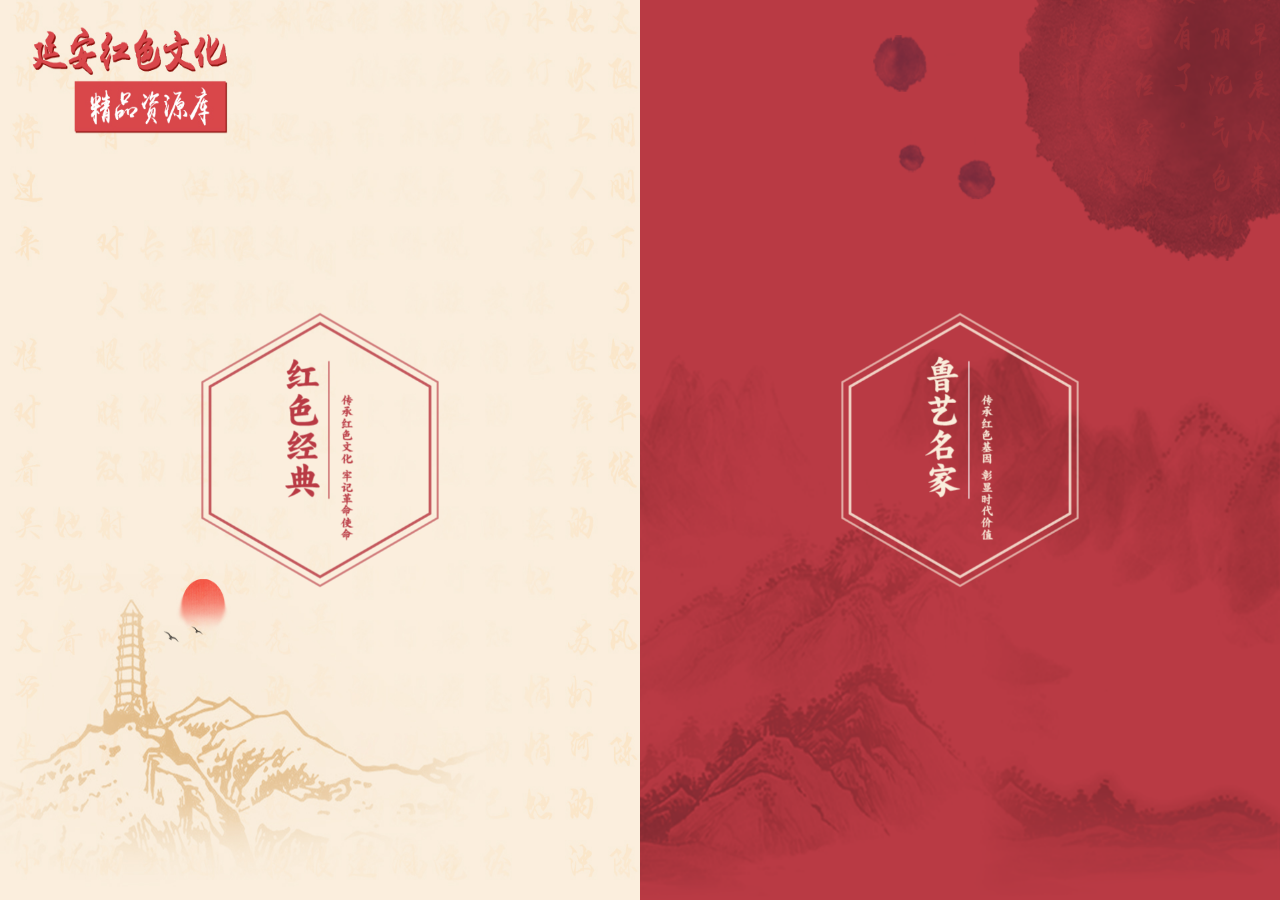
<file: red culture-pc-xj/index.html>
<!DOCTYPE html>
<!--[if lt IE 7]>      <html class="no-js lt-ie9 lt-ie8 lt-ie7"> <![endif]-->
<!--[if IE 7]>         <html class="no-js lt-ie9 lt-ie8"> <![endif]-->
<!--[if IE 8]>         <html class="no-js lt-ie9"> <![endif]-->
<!--[if gt IE 8]><!--> <html class="no-js"> <!--<![endif]-->
    <head>
        <meta charset="utf-8">
        <meta http-equiv="X-UA-Compatible" content="IE=edge">
        <title>首页</title>
        <meta name="description" content="红色文化">
        <meta name="viewport" content="width=device-width,initial-scale=1.0,maximum-scale=1.0,minimum-scale=1.0,user-scalable=no">
        <meta name="viewport" content="width=1200">
        <link rel="stylesheet" href="css/base.css">
        <link rel="stylesheet" href="css/normalize.css">
        <link rel="stylesheet" href="css/uikit.min.css">
        <link rel="stylesheet" href="css/index.css">
        <script src="js/jquery-2.1.4.min.js"></script>
        <script src="js/uikit.min.js"></script>
        <script src="js/public.js"></script>
   

    </head>
    <body>
        <!--[if lt IE 7]>
            <p class="browsehappy">You are using an <strong>outdated</strong> browser. Please <a href="#">upgrade your browser</a> to improve your experience.</p>
        <![endif]-->
        <div class="indexwrap ">
            <div class="indexLeft">
                <div class="linkBox">
                    <a href="classics.html">
                        <div class="flip-container">
                            <div class="flipper">
                                <img src="img/classic.png" class="front">
                                <img src="img/classic.png" class="back">
                                
                            </div>
                        </div>
                        <!-- <img src="img/classics.png" class="classics"> -->
                    </a>
                </div>
            </div>
            <div class="indexRight">
                <div class="linkBox">
                    <a href="celebrity.html">
                        <div class="flip-container">
                            <div class="flipper">
                                <img src="img/celebrity.png" class="front">
                                <img src="img/celebrity.png" class="back">
                                
                            </div>
                        </div>
                        <!-- <img src="img/celebrities.png" class="celebrities"> -->
                    </a>
                </div>
            </div>
        </div>
        <script src="" async defer></script>
    </body>
</html>
</file>
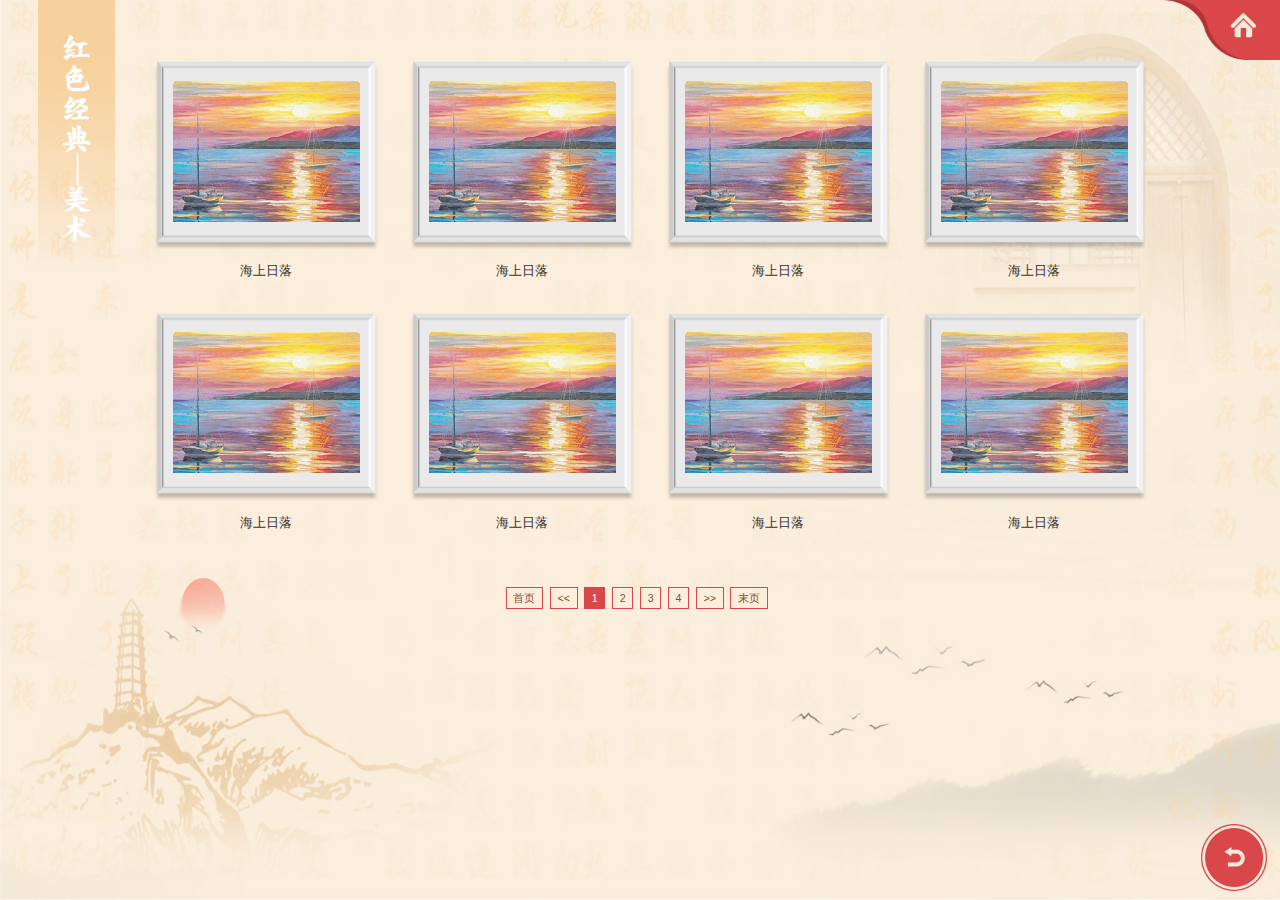
<file: red culture-pc-xj/art.html>
<!DOCTYPE html>
<!--[if lt IE 7]>      <html class="no-js lt-ie9 lt-ie8 lt-ie7"> <![endif]-->
<!--[if IE 7]>         <html class="no-js lt-ie9 lt-ie8"> <![endif]-->
<!--[if IE 8]>         <html class="no-js lt-ie9"> <![endif]-->
<!--[if gt IE 8]><!--> <html class="no-js"> <!--<![endif]-->
    <head>
        <meta charset="utf-8">
        <meta http-equiv="X-UA-Compatible" content="IE=edge">
        <title>经典-美术</title>
        <meta name="description" content="红色文化">
        <meta name="viewport" content="width=device-width,initial-scale=1.0,maximum-scale=1.0,minimum-scale=1.0,user-scalable=no">
        <meta name="viewport" content="width=1200">
        <link rel="stylesheet" href="css/base.css">
        <link rel="stylesheet" href="css/normalize.css">
        <link rel="stylesheet" href="css/uikit.min.css">
        <link rel="stylesheet" href="css/inside.css">
        <link rel="stylesheet" href="css/viewer.min.css">
        <script src="js/jquery-2.1.4.min.js"></script>
        <script src="js/uikit.min.js"></script>
        <script src="js/viewer.min.js"></script>
        <script src="js/public.js"></script>
   

    </head>
    <body>
        <!--[if lt IE 7]>
            <p class="browsehappy">You are using an <strong>outdated</strong> browser. Please <a href="#">upgrade your browser</a> to improve your experience.</p>
        <![endif]-->
        <div class="insideWrap  uk-animation-slide-top">
            <!-- 主页和返回按钮位置 -->
            <a href="index.html" class="home"><img src="img/home.png"></a>
            <a href="index.html" class="goBack"><img src="img/goback.png"></a>
            <!-- 标题 -->
            <img src="img/meishu.png" class="commonTitle">
            <div class="paintingList clearfix">
                <a  class="paintingItem">
                    <span><img src="img/sunset.jpg" data-original="img/sunset.jpg" alt="海上日落"></span>
                    <p class="name">海上日落</p>
                </a>
                <a class="paintingItem">
                    <span><img src="img/sunset.jpg" data-original="img/sunset.jpg"></span>
                    <p class="name">海上日落</p>
                </a>
                <a class="paintingItem">
                    <span><img src="img/sunset.jpg" data-original="img/sunset.jpg"></span>
                    <p class="name">海上日落</p>
                </a>
                <a  class="paintingItem">
                    <span><img src="img/sunset.jpg" data-original="img/sunset.jpg"></span>
                    <p class="name">海上日落</p>
                </a>
                <a  class="paintingItem">
                    <span><img src="img/sunset.jpg" data-original="img/sunset.jpg"></span>
                    <p class="name">海上日落</p>
                </a>
                <a class="paintingItem">
                    <span><img src="img/sunset.jpg" data-original="img/sunset.jpg"></span>
                    <p class="name">海上日落</p>
                </a>
                <a  class="paintingItem">
                    <span><img src="img/sunset.jpg" data-original="img/sunset.jpg"></span>
                    <p class="name">海上日落</p>
                </a>
                <a  class="paintingItem">
                    <span><img src="img/sunset.jpg" data-original="img/sunset.jpg"></span>
                    <p class="name">海上日落</p>
                </a>
            </div>
             <!-- 分页 -->
             <div class="pagesBox">

                <ul id="pagenation" class="pages_list"></ul>
            </div>
        </div>
        <script src="js/jq-paginator.js" ></script>
        <script>
             //分页
        $.jqPaginator('#pagenation', {
            totalPages: 10,
            visiblePages: 4,
            currentPage: 1,
            first: '<li class="prev"><a href="javascript:;">首页</a></li>',
            prev: '<li class="prev"><a href="javascript:;"><<</a></li>',
            next: '<li class="next"><a href="javascript:;">>></a></li>',
            last: '<li class="prev"><a href="javascript:;">末页</a></li>',
            page: '<li class="page"><a href="javascript:;">{{page}}</a></li>'
        });
        $('.paintingList').viewer({
            url: "data-original"
        });
        </script>
    </body>
</html>
</file>
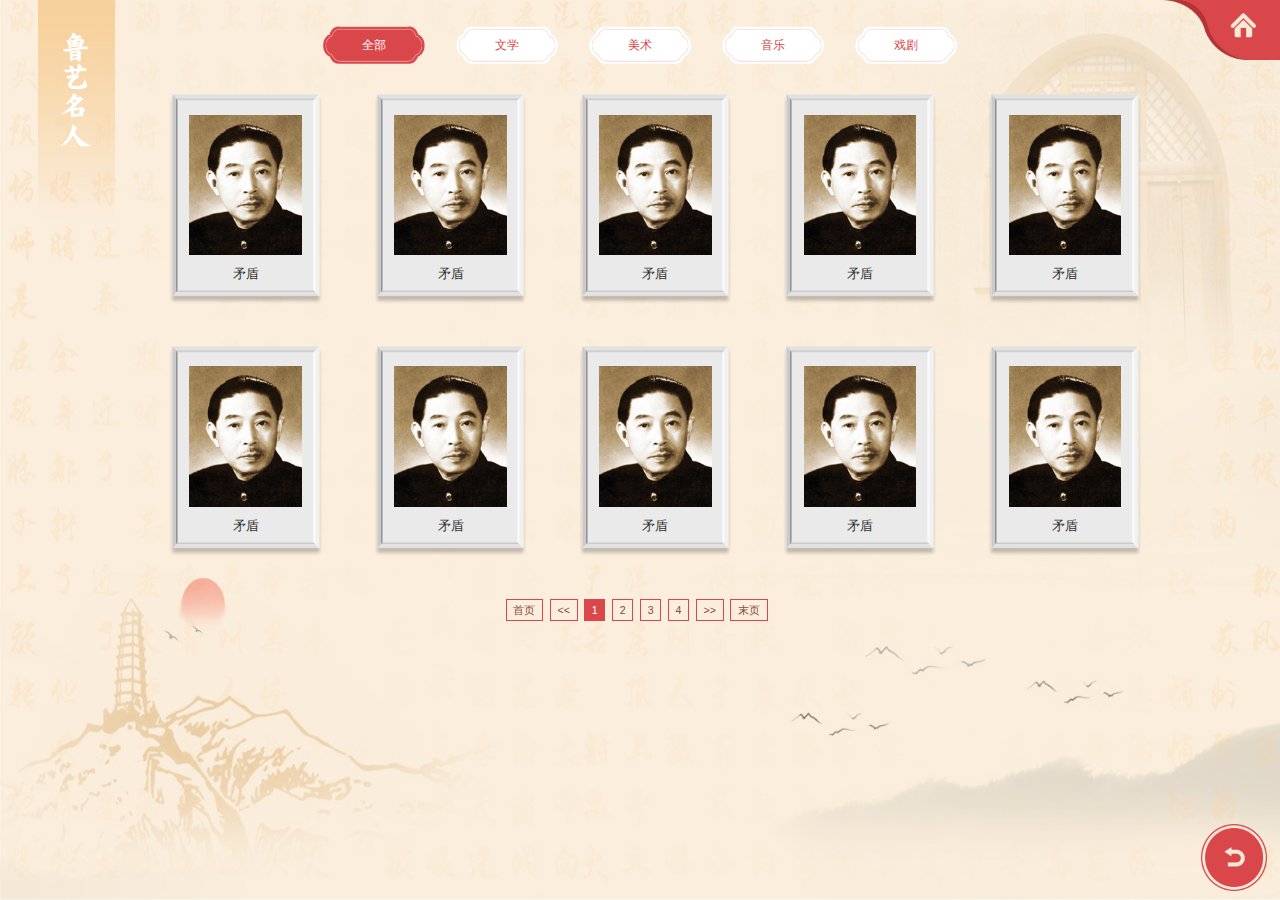
<file: red culture-pc-xj/celebrity.html>
<!DOCTYPE html>
<!--[if lt IE 7]>      <html class="no-js lt-ie9 lt-ie8 lt-ie7"> <![endif]-->
<!--[if IE 7]>         <html class="no-js lt-ie9 lt-ie8"> <![endif]-->
<!--[if IE 8]>         <html class="no-js lt-ie9"> <![endif]-->
<!--[if gt IE 8]><!--> <html class="no-js"> <!--<![endif]-->
    <head>
        <meta charset="utf-8">
        <meta http-equiv="X-UA-Compatible" content="IE=edge">
        <title>经典-名人</title>
        <meta name="description" content="红色文化">
        <meta name="viewport" content="width=device-width,initial-scale=1.0,maximum-scale=1.0,minimum-scale=1.0,user-scalable=no">
        <meta name="viewport" content="width=1200">
        <link rel="stylesheet" href="css/base.css">
        <link rel="stylesheet" href="css/normalize.css">
        <link rel="stylesheet" href="css/uikit.min.css">
        <link rel="stylesheet" href="css/inside.css">
        <link rel="stylesheet" href="css/viewer.min.css">
        <script src="js/jquery-2.1.4.min.js"></script>
        <script src="js/uikit.min.js"></script>
        <script src="js/viewer.min.js"></script>
        <script src="js/public.js"></script>
   

    </head>
    <body>
        <!--[if lt IE 7]>
            <p class="browsehappy">You are using an <strong>outdated</strong> browser. Please <a href="#">upgrade your browser</a> to improve your experience.</p>
        <![endif]-->
        <div class="insideWrap  uk-animation-slide-top">
            <!-- 主页和返回按钮位置 -->
            <a href="index.html" class="home"><img src="img/home.png"></a>
            <a href="index.html" class="goBack"><img src="img/goback.png"></a>
            <!-- 标题 -->
            <img src="img/mingren.png" class="commonTitle">
            <div class="sortBox">
                <span class="on">全部</span><span>文学</span><span>美术</span><span>音乐</span><span>戏剧</span>
            </div>
            <div class="celebritiesList clearfix">
                <a href="">
                    <img src="img/maodun.png" >
                    <p class="name">矛盾</p>
                </a>
                <a href="">
                    <img src="img/maodun.png" >
                    <p class="name">矛盾</p>
                </a>
                <a href="">
                    <img src="img/maodun.png" >
                    <p class="name">矛盾</p>
                </a>
                <a href="">
                    <img src="img/maodun.png" >
                    <p class="name">矛盾</p>
                </a>
                <a href="">
                    <img src="img/maodun.png" >
                    <p class="name">矛盾</p>
                </a>
                <a href="">
                    <img src="img/maodun.png" >
                    <p class="name">矛盾</p>
                </a>
                <a href="">
                    <img src="img/maodun.png" >
                    <p class="name">矛盾</p>
                </a>
                <a href="">
                    <img src="img/maodun.png" >
                    <p class="name">矛盾</p>
                </a>
                <a href="">
                    <img src="img/maodun.png" >
                    <p class="name">矛盾</p>
                </a>
                <a href="">
                    <img src="img/maodun.png" >
                    <p class="name">矛盾</p>
                </a>
            </div>
             <!-- 分页 -->
             <div class="pagesBox">

                <ul id="pagenation" class="pages_list"></ul>
            </div>
        </div>
        <script src="js/jq-paginator.js" ></script>
        <script>
             //分页
        $.jqPaginator('#pagenation', {
            totalPages: 10,
            visiblePages: 4,
            currentPage: 1,
            first: '<li class="prev"><a href="javascript:;">首页</a></li>',
            prev: '<li class="prev"><a href="javascript:;"><<</a></li>',
            next: '<li class="next"><a href="javascript:;">>></a></li>',
            last: '<li class="prev"><a href="javascript:;">末页</a></li>',
            page: '<li class="page"><a href="javascript:;">{{page}}</a></li>'
        });
        $('.paintingList').viewer({
            url: "data-original"
        });
        $(".sortBox span").click(function(){
            $(this).siblings().removeClass("on")
            $(this).addClass("on")
        })
        </script>
    </body>
</html>
</file>
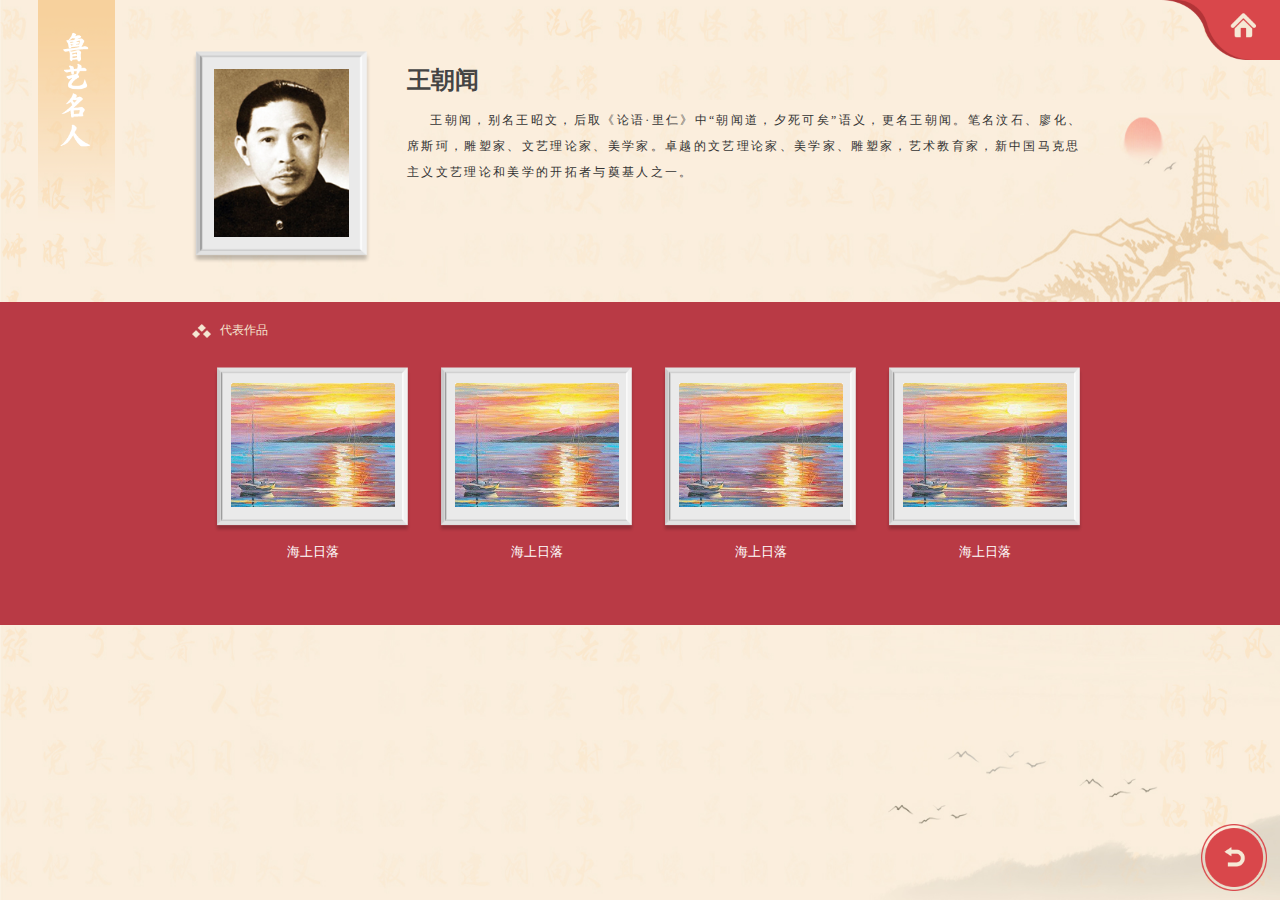
<file: red culture-pc-xj/celebrityArt.html>
<!DOCTYPE html>
<!--[if lt IE 7]>      <html class="no-js lt-ie9 lt-ie8 lt-ie7"> <![endif]-->
<!--[if IE 7]>         <html class="no-js lt-ie9 lt-ie8"> <![endif]-->
<!--[if IE 8]>         <html class="no-js lt-ie9"> <![endif]-->
<!--[if gt IE 8]><!--> <html class="no-js"> <!--<![endif]-->
    <head>
        <meta charset="utf-8">
        <meta http-equiv="X-UA-Compatible" content="IE=edge">
        <title>经典-美术名人详情</title>
        <meta name="description" content="红色文化">
        <meta name="viewport" content="width=device-width,initial-scale=1.0,maximum-scale=1.0,minimum-scale=1.0,user-scalable=no">
        <meta name="viewport" content="width=1200">
        <link rel="stylesheet" href="css/base.css">
        <link rel="stylesheet" href="css/normalize.css">
        <link rel="stylesheet" href="css/uikit.min.css">
        <link rel="stylesheet" href="css/inside.css">
        <link rel="stylesheet" href="css/viewer.min.css">
        <script src="js/jquery-2.1.4.min.js"></script>
        <script src="js/uikit.min.js"></script>
        <script src="js/viewer.min.js"></script>
        <script src="js/public.js"></script>
   

    </head>
    <body>
        <!--[if lt IE 7]>
            <p class="browsehappy">You are using an <strong>outdated</strong> browser. Please <a href="#">upgrade your browser</a> to improve your experience.</p>
        <![endif]-->
        <div class="insideWrap celebritiesWrap  uk-animation-slide-top">
            <!-- 主页和返回按钮位置 -->
            <a href="index.html" class="home"><img src="img/home.png"></a>
            <a href="index.html" class="goBack"><img src="img/goback.png"></a>
            <!-- 标题 -->
            <img src="img/mingren.png" class="commonTitle">
            <div class="celebritiesDetailsContent">
                <div class="brief clearfix">
                    <span class="left avator">
                        <img src="img/maodun.png" >
                    </span>
                    <div class="right content">
                        <h2 class="name">王朝闻</h2>
                        <p class="">
                            王朝闻，别名王昭文，后取《论语·里仁》中“朝闻道，夕死可矣”语义，更名王朝闻。笔名汶石、廖化、席斯珂，雕塑家、文艺理论家、美学家。卓越的文艺理论家、美学家、雕塑家，艺术教育家，新中国马克思主义文艺理论和美学的开拓者与奠基人之一。
                        </p>
                    </div>
                </div>
                <div class="works">
                    <div class="workDetails">
                        <p class="worksTitle"><img src="img/worksTitle.png">代表作品</p>
                        <div class="details clearfix">
                            <a  class="paintingItem">
                                <span><img src="img/sunset.jpg" data-original="img/sunset.jpg"></span>
                                <p class="name">海上日落</p>
                            </a>
                            <a  class="paintingItem">
                                <span><img src="img/sunset.jpg" data-original="img/sunset.jpg"></span>
                                <p class="name">海上日落</p>
                            </a>
                            <a  class="paintingItem">
                                <span><img src="img/sunset.jpg" data-original="img/sunset.jpg"></span>
                                <p class="name">海上日落</p>
                            </a>
                            <a  class="paintingItem">
                                <span><img src="img/sunset.jpg" data-original="img/sunset.jpg"></span>
                                <p class="name">海上日落</p>
                            </a>
                            
                        </div>
                    </div>
                </div>
            </div>
        </div>
       
        <script>
            $('.details').viewer({
            url: "data-original"
        });
        </script>
    </body>
</html>
</file>
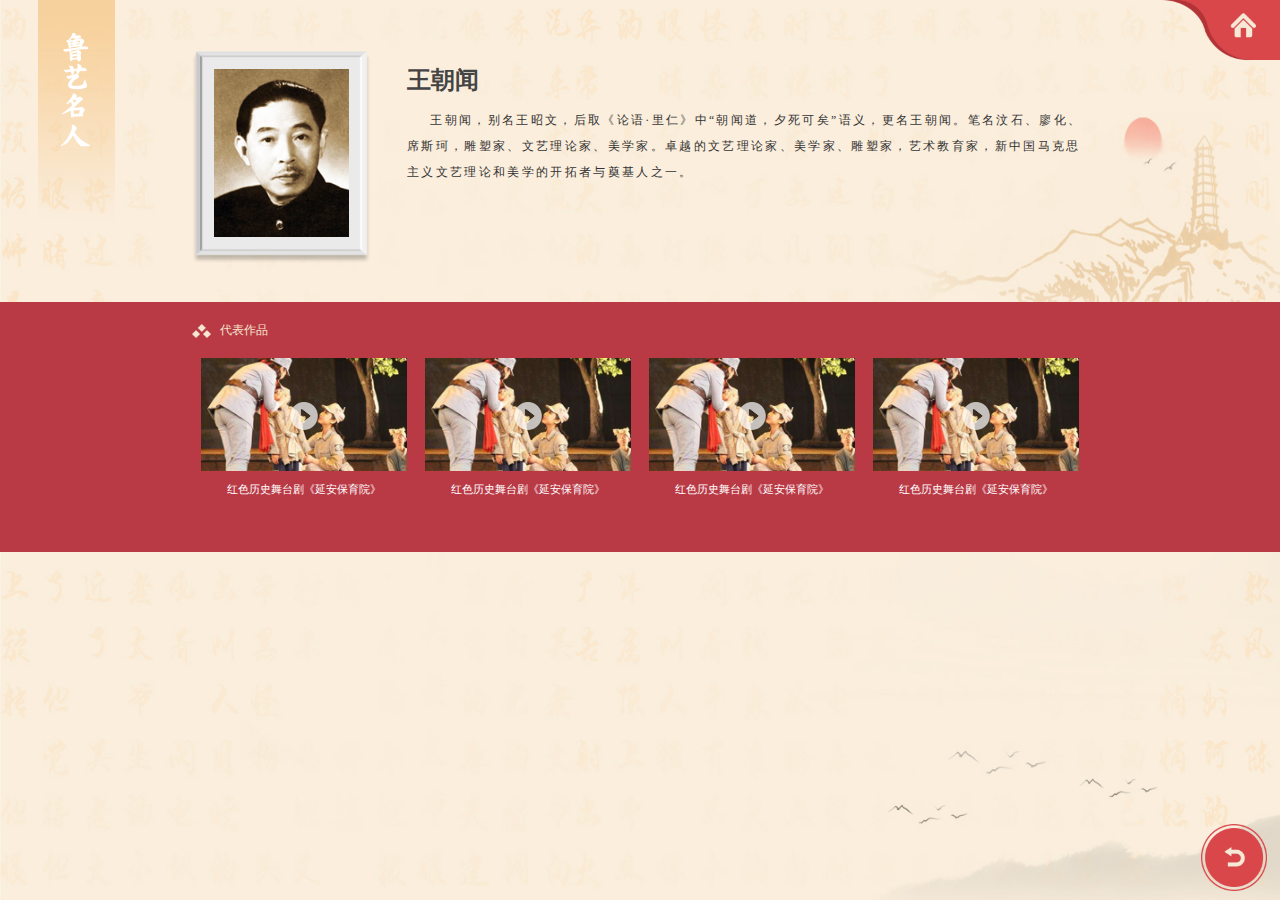
<file: red culture-pc-xj/celebrityDrama.html>
<!DOCTYPE html>
<!--[if lt IE 7]>      <html class="no-js lt-ie9 lt-ie8 lt-ie7"> <![endif]-->
<!--[if IE 7]>         <html class="no-js lt-ie9 lt-ie8"> <![endif]-->
<!--[if IE 8]>         <html class="no-js lt-ie9"> <![endif]-->
<!--[if gt IE 8]><!--> <html class="no-js"> <!--<![endif]-->
    <head>
        <meta charset="utf-8">
        <meta http-equiv="X-UA-Compatible" content="IE=edge">
        <title>经典-美术名人详情</title>
        <meta name="description" content="红色文化">
        <meta name="viewport" content="width=device-width,initial-scale=1.0,maximum-scale=1.0,minimum-scale=1.0,user-scalable=no">
        <meta name="viewport" content="width=1200">
        <link rel="stylesheet" href="css/base.css">
        <link rel="stylesheet" href="css/normalize.css">
        <link rel="stylesheet" href="css/uikit.min.css">
        <link rel="stylesheet" href="css/inside.css">
        <link rel="stylesheet" href="css/viewer.min.css">
        <script src="js/jquery-2.1.4.min.js"></script>
        <script src="js/uikit.min.js"></script>
        <script src="js/viewer.min.js"></script>
        <script src="js/public.js"></script>
   

    </head>
    <body>
        <!--[if lt IE 7]>
            <p class="browsehappy">You are using an <strong>outdated</strong> browser. Please <a href="#">upgrade your browser</a> to improve your experience.</p>
        <![endif]-->
        <div class="insideWrap celebritiesWrap  uk-animation-slide-top">
            <!-- 主页和返回按钮位置 -->
            <a href="index.html" class="home"><img src="img/home.png"></a>
            <a href="index.html" class="goBack"><img src="img/goback.png"></a>
            <!-- 标题 -->
            <img src="img/mingren.png" class="commonTitle">
            <div class="celebritiesDetailsContent">
                <div class="brief clearfix">
                    <span class="left avator">
                        <img src="img/maodun.png" >
                    </span>
                    <div class="right content">
                        <h2 class="name">王朝闻</h2>
                        <p class="">
                            王朝闻，别名王昭文，后取《论语·里仁》中“朝闻道，夕死可矣”语义，更名王朝闻。笔名汶石、廖化、席斯珂，雕塑家、文艺理论家、美学家。卓越的文艺理论家、美学家、雕塑家，艺术教育家，新中国马克思主义文艺理论和美学的开拓者与奠基人之一。
                        </p>
                    </div>
                </div>
                <div class="works">
                    <div class="workDetails">
                        <p class="worksTitle"><img src="img/worksTitle.png">代表作品</p>
                        <div class="details  clearfix">
                            <a href="dramaDetails.html" class="works-dramaItem">
                                <span><img src="img/video.png" class="poster"><img src="img/play.png" class="play"></span>
                                <p class="name">红色历史舞台剧《延安保育院》</p>
                            </a>
                            <a href="dramaDetails.html" class="works-dramaItem">
                                <span><img src="img/video.png" class="poster"><img src="img/play.png" class="play"></span>
                                <p class="name">红色历史舞台剧《延安保育院》</p>
                            </a>
                            <a href="dramaDetails.html" class="works-dramaItem">
                                <span><img src="img/video.png" class="poster"><img src="img/play.png" class="play"></span>
                                <p class="name">红色历史舞台剧《延安保育院》</p>
                            </a>
                            <a href="dramaDetails.html" class="works-dramaItem">
                                <span><img src="img/video.png" class="poster"><img src="img/play.png" class="play"></span>
                                <p class="name">红色历史舞台剧《延安保育院》</p>
                            </a>
                        </div>
                    </div>
                </div>
            </div>
        </div>
       
       
    </body>
</html>
</file>
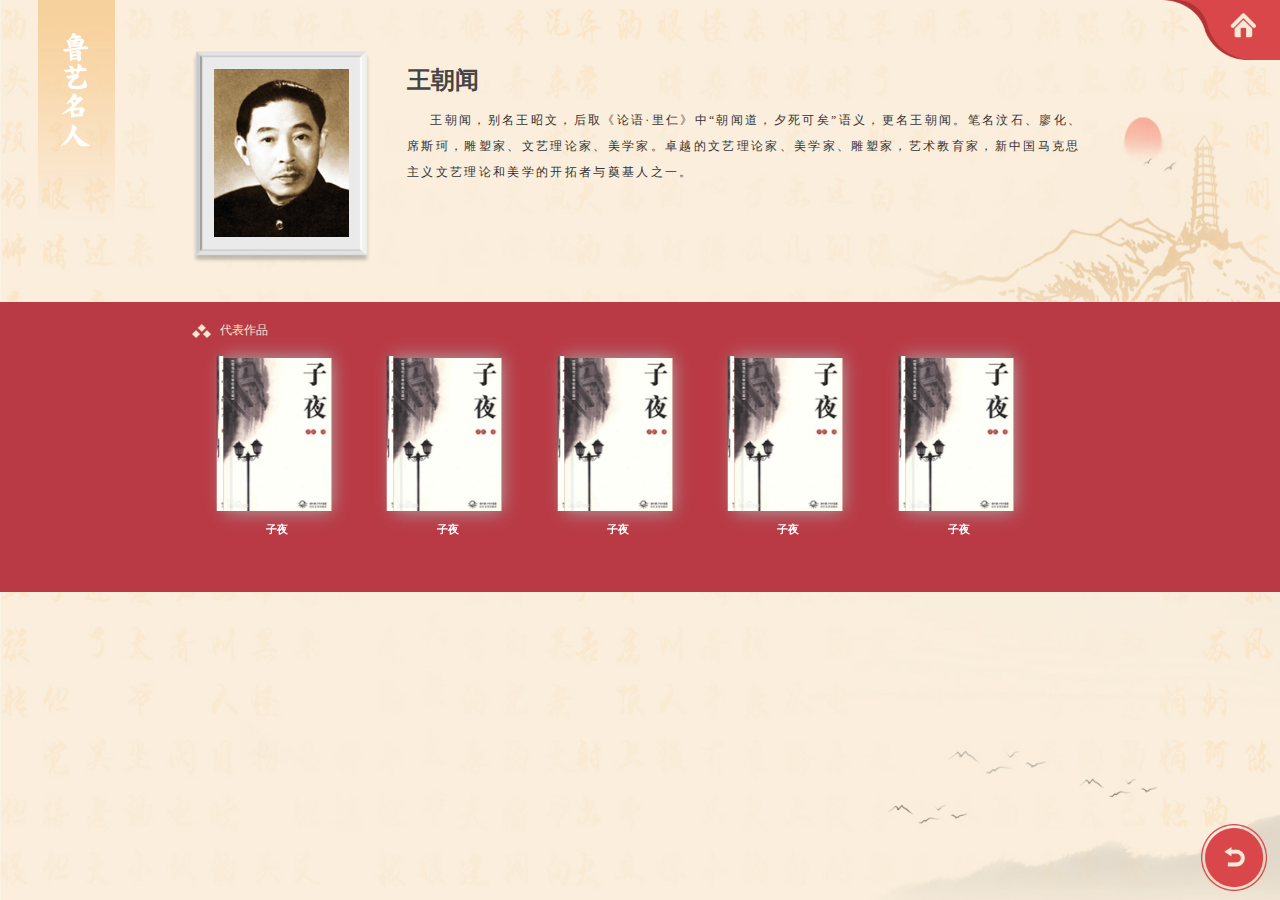
<file: red culture-pc-xj/celebrityLiterature.html>
<!DOCTYPE html>
<!--[if lt IE 7]>      <html class="no-js lt-ie9 lt-ie8 lt-ie7"> <![endif]-->
<!--[if IE 7]>         <html class="no-js lt-ie9 lt-ie8"> <![endif]-->
<!--[if IE 8]>         <html class="no-js lt-ie9"> <![endif]-->
<!--[if gt IE 8]><!--> <html class="no-js"> <!--<![endif]-->
    <head>
        <meta charset="utf-8">
        <meta http-equiv="X-UA-Compatible" content="IE=edge">
        <title>经典-美术名人详情</title>
        <meta name="description" content="红色文化">
        <meta name="viewport" content="width=device-width,initial-scale=1.0,maximum-scale=1.0,minimum-scale=1.0,user-scalable=no">
        <meta name="viewport" content="width=1200">
        <link rel="stylesheet" href="css/base.css">
        <link rel="stylesheet" href="css/normalize.css">
        <link rel="stylesheet" href="css/uikit.min.css">
        <link rel="stylesheet" href="css/inside.css">
        <link rel="stylesheet" href="css/viewer.min.css">
        <script src="js/jquery-2.1.4.min.js"></script>
        <script src="js/uikit.min.js"></script>
        <script src="js/viewer.min.js"></script>
        <script src="js/public.js"></script>
   

    </head>
    <body>
        <!--[if lt IE 7]>
            <p class="browsehappy">You are using an <strong>outdated</strong> browser. Please <a href="#">upgrade your browser</a> to improve your experience.</p>
        <![endif]-->
        <div class="insideWrap celebritiesWrap  uk-animation-slide-top">
            <!-- 主页和返回按钮位置 -->
            <a href="index.html" class="home"><img src="img/home.png"></a>
            <a href="index.html" class="goBack"><img src="img/goback.png"></a>
            <!-- 标题 -->
            <img src="img/mingren.png" class="commonTitle">
            <div class="celebritiesDetailsContent">
                <div class="brief clearfix">
                    <span class="left avator">
                        <img src="img/maodun.png" >
                    </span>
                    <div class="right content">
                        <h2 class="name">王朝闻</h2>
                        <p class="">
                            王朝闻，别名王昭文，后取《论语·里仁》中“朝闻道，夕死可矣”语义，更名王朝闻。笔名汶石、廖化、席斯珂，雕塑家、文艺理论家、美学家。卓越的文艺理论家、美学家、雕塑家，艺术教育家，新中国马克思主义文艺理论和美学的开拓者与奠基人之一。
                        </p>
                    </div>
                </div>
                <div class="works">
                    <div class="workDetails">
                        <p class="worksTitle"><img src="img/worksTitle.png">代表作品</p>
                        <div class="details  ">
                            <ul class=" bookList2 clearfix">
                                <li>
                                    <a href="" class="book">
                                        <div class="frontside"> <img src="img/book.jpg"></div>
                                        <div class="leftside"> <img src="img/book.jpg"></div>
                                        <h5 class="bookName">子夜</h5>
                                    </a>
                                </li>
                                <li>
                                    <a href="" class="book">
                                        <div class="frontside"> <img src="img/book.jpg"></div>
                                        <div class="leftside"> <img src="img/book.jpg"></div>
                                        <h5 class="bookName">子夜</h5>
                                    </a>
                                </li>
                                <li>
                                    <a href="" class="book">
                                        <div class="frontside"> <img src="img/book.jpg"></div>
                                        <div class="leftside"> <img src="img/book.jpg"></div>
                                        <h5 class="bookName">子夜</h5>
                                    </a>
                                </li>
                                <li>
                                    <a href="" class="book">
                                        <div class="frontside"> <img src="img/book.jpg"></div>
                                        <div class="leftside"> <img src="img/book.jpg"></div>
                                        <h5 class="bookName">子夜</h5>
                                    </a>
                                </li>
                                <li>
                                    <a href="" class="book">
                                        <div class="frontside"> <img src="img/book.jpg"></div>
                                        <div class="leftside"> <img src="img/book.jpg"></div>
                                        <h5 class="bookName">子夜</h5>
                                    </a>
                                </li>
                            </ul>
                        </div>
                    </div>
                </div>
            </div>
        </div>
    </body>
</html>
</file>
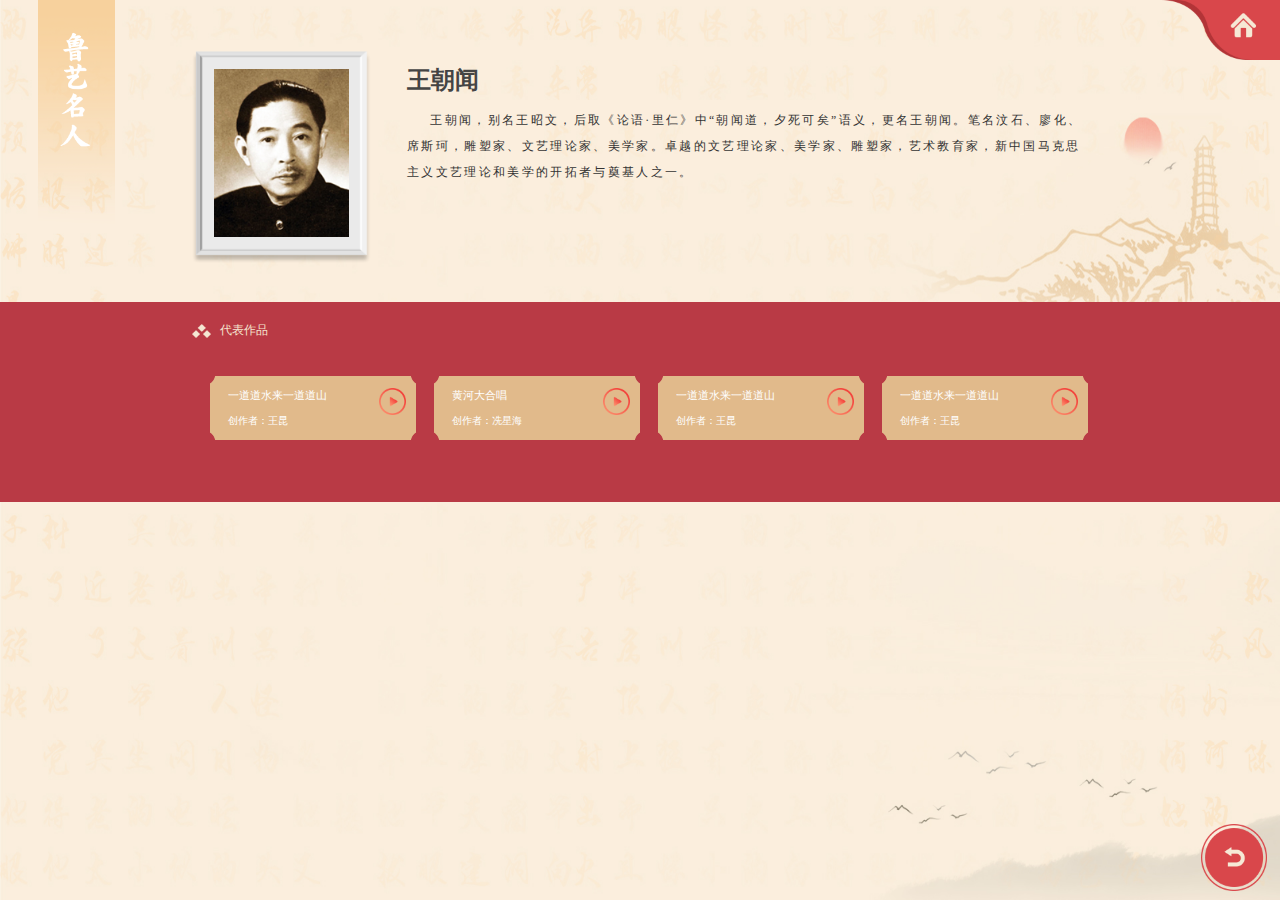
<file: red culture-pc-xj/celebrityMusic.html>
<!DOCTYPE html>
<!--[if lt IE 7]>      <html class="no-js lt-ie9 lt-ie8 lt-ie7"> <![endif]-->
<!--[if IE 7]>         <html class="no-js lt-ie9 lt-ie8"> <![endif]-->
<!--[if IE 8]>         <html class="no-js lt-ie9"> <![endif]-->
<!--[if gt IE 8]><!--> <html class="no-js"> <!--<![endif]-->
    <head>
        <meta charset="utf-8">
        <meta http-equiv="X-UA-Compatible" content="IE=edge">
        <title>经典-音乐名人详情</title>
        <meta name="description" content="红色文化">
        <meta name="viewport" content="width=device-width,initial-scale=1.0,maximum-scale=1.0,minimum-scale=1.0,user-scalable=no">
        <meta name="viewport" content="width=1200">
        <link rel="stylesheet" href="css/base.css">
        <link rel="stylesheet" href="css/normalize.css">
        <link rel="stylesheet" href="css/uikit.min.css">
        <link rel="stylesheet" href="css/inside.css">

        <script src="js/jquery-2.1.4.min.js"></script>
        <script src="js/uikit.min.js"></script>

        <script src="js/public.js"></script>
   

    </head>
    <body>
        <!--[if lt IE 7]>
            <p class="browsehappy">You are using an <strong>outdated</strong> browser. Please <a href="#">upgrade your browser</a> to improve your experience.</p>
        <![endif]-->
        <audio src="" id="musicAudio" style="display: none;"></audio>
        <div class="insideWrap celebritiesWrap  uk-animation-slide-top">
            <!-- 主页和返回按钮位置 -->
            <a href="index.html" class="home"><img src="img/home.png"></a>
            <a href="index.html" class="goBack"><img src="img/goback.png"></a>
            <!-- 标题 -->
            <img src="img/mingren.png" class="commonTitle">
            <div class="celebritiesDetailsContent">
                <div class="brief clearfix">
                    <span class="left avator">
                        <img src="img/maodun.png" >
                    </span>
                    <div class="right content">
                        <h2 class="name">王朝闻</h2>
                        <p class="">
                            王朝闻，别名王昭文，后取《论语·里仁》中“朝闻道，夕死可矣”语义，更名王朝闻。笔名汶石、廖化、席斯珂，雕塑家、文艺理论家、美学家。卓越的文艺理论家、美学家、雕塑家，艺术教育家，新中国马克思主义文艺理论和美学的开拓者与奠基人之一。
                        </p>
                    </div>
                </div>
                <div class="works">
                    <div class="workDetails">
                        <p class="worksTitle"><img src="img/worksTitle.png">代表作品</p>
                        <div class="details clearfix">
                            <span class="left musicsItem">
                                <p class="musicName">一道道水来一道道山</p>
                                <p class="author">创作者：<span>王昆</span></p>
                                <span class="playbox ">
                                    <img src="img/redplay.png" class="musicplay" data-music="audio.mp3">
                                    <img src="img/music.gif" class="playing">
                                </span>                    
                            </span>
                            <span class="left musicsItem">
                                <p class="musicName">黄河大合唱</p>
                                <p class="author">创作者：<span>冼星海</span></p>
                                <span class="playbox ">
                                    <img src="img/redplay.png" class="musicplay" data-music="introduce.mp3">
                                    <img src="img/music.gif" class="playing">
                                </span>                    
                            </span>
                            <span class="left musicsItem">
                                <p class="musicName">一道道水来一道道山</p>
                                <p class="author">创作者：<span>王昆</span></p>
                                <span class="playbox ">
                                    <img src="img/redplay.png" class="musicplay">
                                    <img src="img/music.gif" class="playing">
                                </span>                    
                            </span>
                            <span class="left musicsItem">
                                <p class="musicName">一道道水来一道道山</p>
                                <p class="author">创作者：<span>王昆</span></p>
                                <span class="playbox ">
                                    <img src="img/redplay.png" class="musicplay">
                                    <img src="img/music.gif" class="playing">
                                </span>                    
                            </span>
                        </div>
                    </div>
                </div>
            </div>
        </div>
        <script>
        
        //音乐播放
        var audio = document.getElementById("musicAudio");
        $(".musicplay").click(function(){
            var music = $(this).attr("data-music");
           
            $(this).parent().addClass("on");
            $(this).parents(".musicsItem").siblings().find(".playbox").removeClass("on");
            $("#musicAudio").attr("src", music);
            audio.play();
        })
        //音乐暂停
        $(".playing").click(function(){
            audio.pause()
            $(this).parent().removeClass("on");
        })
        </script>
    </body>
</html>
</file>
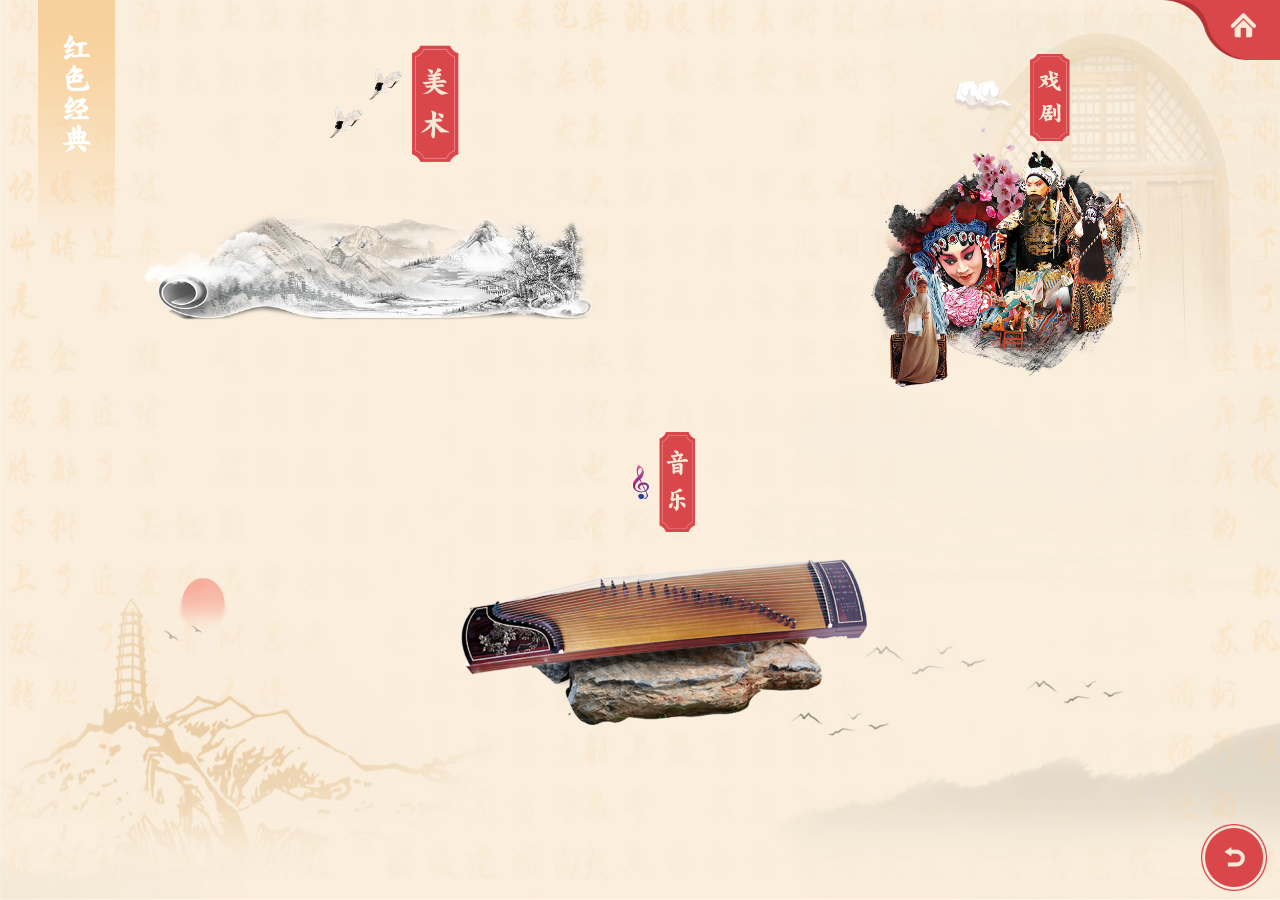
<file: red culture-pc-xj/classics.html>
<!DOCTYPE html>
<!--[if lt IE 7]>      <html class="no-js lt-ie9 lt-ie8 lt-ie7"> <![endif]-->
<!--[if IE 7]>         <html class="no-js lt-ie9 lt-ie8"> <![endif]-->
<!--[if IE 8]>         <html class="no-js lt-ie9"> <![endif]-->
<!--[if gt IE 8]><!--> <html class="no-js"> <!--<![endif]-->
    <head>
        <meta charset="utf-8">
        <meta http-equiv="X-UA-Compatible" content="IE=edge">
        <title>经典</title>
        <meta name="description" content="红色文化">
        <meta name="viewport" content="width=device-width,initial-scale=1.0,maximum-scale=1.0,minimum-scale=1.0,user-scalable=no">
        <meta name="viewport" content="width=1200">
        <link rel="stylesheet" href="css/base.css">
        <link rel="stylesheet" href="css/normalize.css">
        <link rel="stylesheet" href="css/uikit.min.css">
        <link rel="stylesheet" href="css/inside.css">
        <script src="js/jquery-2.1.4.min.js"></script>
        <script src="js/uikit.min.js"></script>
        <script src="js/public.js"></script>
   

    </head>
    <body>
        <!--[if lt IE 7]>
            <p class="browsehappy">You are using an <strong>outdated</strong> browser. Please <a href="#">upgrade your browser</a> to improve your experience.</p>
        <![endif]-->
        <div class="insideWrap">
            <!-- 主页和返回按钮位置 -->
            <a href="index.html" class="home"><img src="img/home.png"></a>
            <a href="index.html" class="goBack"><img src="img/goback.png"></a>
            <!-- 标题 -->
            <img src="img/jingdian.png" class="commonTitle">
            <div class="artLink">
                <a href="art.html">
                    <span class="titleBox">
                        <img src="img/bird.png" class="artPic "> 
                        <img src="img/art.png" class="artTitle">
                    </span>
                    <img src="img/painting.png" class="painting">
                </a>
                
            </div>
            <div class="musicLink">
                <a href="music.html">
                    <span class="titleBox">
                        <img src="img/note.png" class="artPic animatePic"> 
                        <img src="img/music.png" class="artTitle">
                    </span>
                    <img src="img/qin.png" class="qin">
                </a>
            </div>
            <div class="darmaLink">
                <a href="drama.html">
                    <span class="titleBox">
                        <img src="img/cloud.png" class="artPic "> 
                        <img src="img/drama.png" class="artTitle">
                    </span>
                    <img src="img/chineseDrama.png" class="drama">
                </a>
            </div>
        </div>
        <script src="" async defer></script>
    </body>
</html>
</file>
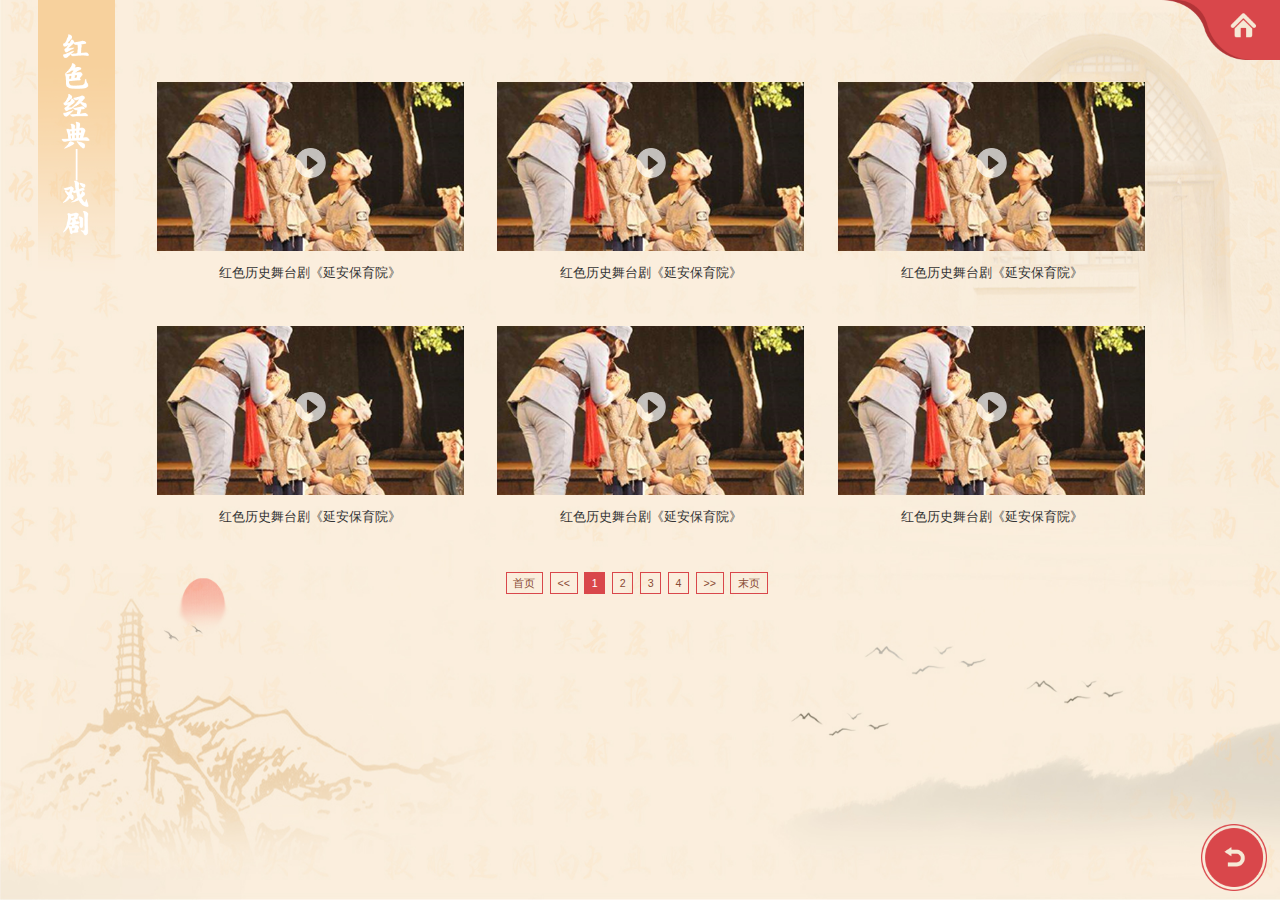
<file: red culture-pc-xj/drama.html>
<!DOCTYPE html>
<!--[if lt IE 7]>      <html class="no-js lt-ie9 lt-ie8 lt-ie7"> <![endif]-->
<!--[if IE 7]>         <html class="no-js lt-ie9 lt-ie8"> <![endif]-->
<!--[if IE 8]>         <html class="no-js lt-ie9"> <![endif]-->
<!--[if gt IE 8]><!--> <html class="no-js"> <!--<![endif]-->
    <head>
        <meta charset="utf-8">
        <meta http-equiv="X-UA-Compatible" content="IE=edge">
        <title>经典-戏剧</title>
        <meta name="description" content="红色文化">
        <meta name="viewport" content="width=device-width,initial-scale=1.0,maximum-scale=1.0,minimum-scale=1.0,user-scalable=no">
        <meta name="viewport" content="width=1200">
        <link rel="stylesheet" href="css/base.css">
        <link rel="stylesheet" href="css/normalize.css">
        <link rel="stylesheet" href="css/uikit.min.css">
        <link rel="stylesheet" href="css/inside.css">
        <link rel="stylesheet" href="css/viewer.min.css">
        <script src="js/jquery-2.1.4.min.js"></script>
        <script src="js/uikit.min.js"></script>
        <script src="js/viewer.min.js"></script>
        <script src="js/public.js"></script>
   

    </head>
    <body>
        <!--[if lt IE 7]>
            <p class="browsehappy">You are using an <strong>outdated</strong> browser. Please <a href="#">upgrade your browser</a> to improve your experience.</p>
        <![endif]-->
        <div class="insideWrap  uk-animation-slide-top">
            <!-- 主页和返回按钮位置 -->
            <a href="index.html" class="home"><img src="img/home.png"></a>
            <a href="index.html" class="goBack"><img src="img/goback.png"></a>
            <!-- 标题 -->
            <img src="img/xiju.png" class="commonTitle">
            <div class="dramaList clearfix">
                <a href="dramaDetails.html">
                    <span><img src="img/video.png" class="poster"><img src="img/play.png" class="play"></span>
                    <p class="name">红色历史舞台剧《延安保育院》</p>
                </a>
                <a href="">
                    <span><img src="img/video.png" class="poster"><img src="img/play.png" class="play"></span>
                    <p class="name">红色历史舞台剧《延安保育院》</p>
                </a>
                <a href="">
                    <span><img src="img/video.png" class="poster"><img src="img/play.png" class="play"></span>
                    <p class="name">红色历史舞台剧《延安保育院》</p>
                </a>
                <a href="">
                    <span><img src="img/video.png" class="poster"><img src="img/play.png" class="play"></span>
                    <p class="name">红色历史舞台剧《延安保育院》</p>
                </a>
                <a href="">
                    <span><img src="img/video.png" class="poster"><img src="img/play.png" class="play"></span>
                    <p class="name">红色历史舞台剧《延安保育院》</p>
                </a>
                <a href="">
                    <span><img src="img/video.png" class="poster"><img src="img/play.png" class="play"></span>
                    <p class="name">红色历史舞台剧《延安保育院》</p>
                </a>
            </div>
             <!-- 分页 -->
             <div class="pagesBox">

                <ul id="pagenation" class="pages_list"></ul>
            </div>
        </div>
        <script src="js/jq-paginator.js" ></script>
        <script>
             //分页
        $.jqPaginator('#pagenation', {
            totalPages: 10,
            visiblePages: 4,
            currentPage: 1,
            first: '<li class="prev"><a href="javascript:;">首页</a></li>',
            prev: '<li class="prev"><a href="javascript:;"><<</a></li>',
            next: '<li class="next"><a href="javascript:;">>></a></li>',
            last: '<li class="prev"><a href="javascript:;">末页</a></li>',
            page: '<li class="page"><a href="javascript:;">{{page}}</a></li>'
        });
        $('.paintingList').viewer({
            url: "data-original"
        });
        </script>
    </body>
</html>
</file>
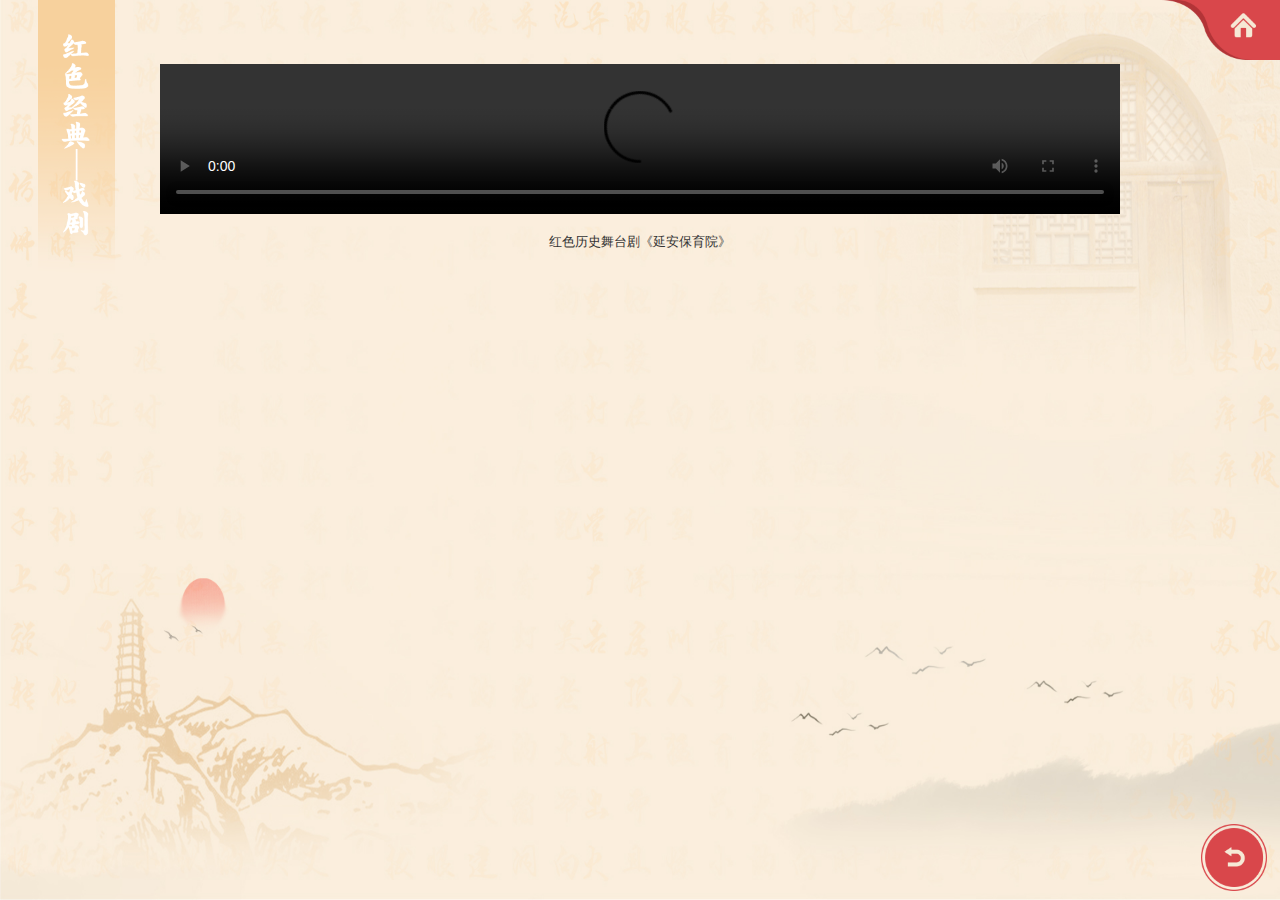
<file: red culture-pc-xj/dramaDetails.html>
<!DOCTYPE html>
<!--[if lt IE 7]>      <html class="no-js lt-ie9 lt-ie8 lt-ie7"> <![endif]-->
<!--[if IE 7]>         <html class="no-js lt-ie9 lt-ie8"> <![endif]-->
<!--[if IE 8]>         <html class="no-js lt-ie9"> <![endif]-->
<!--[if gt IE 8]><!--> <html class="no-js"> <!--<![endif]-->
    <head>
        <meta charset="utf-8">
        <meta http-equiv="X-UA-Compatible" content="IE=edge">
        <title>经典-戏剧-详情</title>
        <meta name="description" content="红色文化">
        <meta name="viewport" content="width=device-width,initial-scale=1.0,maximum-scale=1.0,minimum-scale=1.0,user-scalable=no">
        <meta name="viewport" content="width=1200">
        <link rel="stylesheet" href="css/base.css">
        <link rel="stylesheet" href="css/normalize.css">
        <link rel="stylesheet" href="css/inside.css">
        <script src="js/jquery-2.1.4.min.js"></script>
        <script src="js/public.js"></script>
   

    </head>
    <body>
        <!--[if lt IE 7]>
            <p class="browsehappy">You are using an <strong>outdated</strong> browser. Please <a href="#">upgrade your browser</a> to improve your experience.</p>
        <![endif]-->
        <div class="insideWrap  uk-animation-slide-top">
            <!-- 主页和返回按钮位置 -->
            <a href="index.html" class="home"><img src="img/home.png"></a>
            <a href="index.html" class="goBack"><img src="img/goback.png"></a>
            <!-- 标题 -->
            <img src="img/xiju.png" class="commonTitle">
           <div class="videoBox">
               <video src="" controls></video>
               <p class="videoName">红色历史舞台剧《延安保育院》</p>
           </div>
        </div>
       
        
    </body>
</html>
</file>
<file: red culture-pc-xj/css/base.css>
::-webkit-scrollbar {
    width: 6px;
    height: 6px;
}

::-webkit-scrollbar-thumb {
    background-color: #c79c57;
    background-clip: padding-box;
    border-radius: 5px
}
*{
    box-sizing: border-box;
    -webkit-box-sizing: border-box;
    -moz-box-sizing: border-box;
}
/*标签*/
html,
body,
p,
h1,
h2,
h3,
h4,
h5,
h6,
form,
input,
textarea,
select,
button,
fieldset,
legend,
img,
ul,
ol,
li,
dl,
dt,
dd,
th,
td,
pre,
blockquote {
    margin: 0;
    padding: 0;
}

body {
    color: #333;
    font-size: 62.5%;
     -webkit-user-select: none;
     -moz-user-select: none;
     -ms-user-select: none;
     user-select: none;

}

body,
button,
input,
select,
textarea,
h1,
h2,
h3,
h4,
h5,
h6 {
    /* font-size: 1.2em; */
    font-family: 'Microsoft YaHei', '宋体', Verdana, Arial, sans-serif;
}

img,
fieldset {
    border: 0;
    vertical-align: middle;

}

textarea {
    word-wrap: break-word;
    word-break: break-all;
    resize: none;
}

li {
    list-style: none;
}

img {
    border: none;
}

a {
    text-decoration: none;
    color: #000;
}

a:hover {
    color: black;
     text-decoration: none!important;
}

a:focus {
    outline: none;
}

/*! HTML5 Boilerplate v4.3.0 | MIT License | http://h5bp.com/ */

/*
 * What follows is the result of much research on cross-browser styling.
 * Credit left inline and big thanks to Nicolas Gallagher, Jonathan Neal,
 * Kroc Camen, and the H5BP dev community and team.
 */

/* ==========================================================================
   Base styles: opinionated defaults
   ========================================================================== */

html,
button,
input,
select,
textarea {
    color: #222;
}

html {
    font-size: 1em;
    cursor: default;
}

/*
 * Remove text-shadow in selection highlight: h5bp.com/i
 * These selection rule sets have to be separate.
 * Customize the background color to match your design.
 */

::-moz-selection {
    background: #b3d4fc;
    text-shadow: none;
}

::selection {
    background: #b3d4fc;
    text-shadow: none;
}

/*
 * A better looking default horizontal rule
 */

hr {
    display: block;
    height: 1px;
    border: 0;
    border-top: 1px solid #ccc;
    margin: 1em 0;
    padding: 0;
}

/*
 * Remove the gap between images, videos, audio and canvas and the bottom of
 * their containers: h5bp.com/i/440
 */

audio,
canvas,
img,
video {
    vertical-align: middle;
}

/*
 * Remove default fieldset styles.
 */
fieldset {
    border: 0;
    margin: 0;
    padding: 0;
}

/*
 * Allow only vertical resizing of textareas.
 */

textarea {
    resize: vertical;
}

/* ==========================================================================
   Browse Happy prompt
   ========================================================================== */

.browsehappy {
    margin: 0.2em 0;
    background: #ccc;
    color: #000;
    padding: 0.2em 0;
}

/* ==========================================================================
   Author's custom styles
   ========================================================================== */

/**
 * 开始吧 这里写自定义样式 
 */
 .w1200 {
    max-width: 1200px;
     overflow: hidden;
     margin: 0 auto;
     position: relative;
 }





 
 /* 侧导航 */

/*
 * 底部沉底
 */
 *{
    box-sizing: border-box;
    -webkit-box-sizing: border-box;
    -moz-box-sizing: border-box
 }
 /* .bottom{
     font-size: 0.3rem;
     color: #333;
     text-align: center;
     padding: 15px 0;
     position: absolute;
     bottom: 0;
     width: 100%;
 } */
html,
body {
    height: 100%;
}

.wrap {
    height: 100%;
    
    position: relative;
    overflow: auto;
}
.indexwrap{
    height: 100%;
    width: 100%;
    background: #faedda;
    /* background: url("../img/index.png")no-repeat;
    background-size: 100% 100%; */
    position: relative;
}
.firstLevel{
    height: 100%;
}
.home{
    position: absolute;
    right: 0;
    top: 0;
    width: 3.54rem;
    height: 1.8rem;
}
.home img{
    width: 100%;
    height: 100%;
}
.goBack{
    position: absolute;
    right: 1%;
    bottom: 1%;
    width: 2rem;
    height: 2rem;
}
.goBack img{
    width: 100%;
    height: 100%;
}
.left {
    float: left;
}
.right {
    float: right;
}
.main {
    overflow: hidden;
    /*height: 1000px;*/
}


.w1920 {
    margin-left: auto;
    margin-right: auto;
    width: 1920px;
}
.w1340{
    max-width: 1340px;
    margin: 0 auto;
}

.commonTitle{
    position: absolute;
    left: 3%;
    top: 0;
    width: 6%;
}
.pages_list{
	width:100%;
	text-align: center;
	margin-top:0.8rem;
}
.pages_list li{
	display: inline-block;
	padding:0 0.2rem;
	color:#894a34;
	font-size: 0.32rem;
	line-height: 0.6rem;
	margin-right:0.2rem;
	box-sizing: border-box;
    cursor: pointer;
    border: 1px solid #d9474b;
}
.pages_list li a{
  color: #894a34;
}
.pages_list .active,.pages_list li:hover{
 
	background: #d9474b;

}

.pages_list .active a,.pages_list li:hover a{
  color:#fff;
}
/**
 * 结束了 这里写自定义样式 
 */


/* ==========================================================================
   Helper classes
   ========================================================================== */

/*
 * Image replacement
 */

.ir {
    background-color: transparent;
    border: 0;
    overflow: hidden;
    /* IE 6/7 fallback */
    *text-indent: -9999px;
}

.ir:before {
    content: "";
    display: block;
    width: 0;
    height: 150%;
}

/*
 * Hide from both screenreaders and browsers: h5bp.com/u
 */

.hidden {
    display: none !important;
    visibility: hidden;
}

/*
 * Hide only visually, but have it available for screenreaders: h5bp.com/v
 */

.visuallyhidden {
    border: 0;
    clip: rect(0 0 0 0);
    height: 1px;
    margin: -1px;
    overflow: hidden;
    padding: 0;
    position: absolute;
    width: 1px;
}

/*
 * Extends the .visuallyhidden class to allow the element to be focusable
 * when navigated to via the keyboard: h5bp.com/p
 */

.visuallyhidden.focusable:active,
.visuallyhidden.focusable:focus {
    clip: auto;
    height: auto;
    margin: 0;
    overflow: visible;
    position: static;
    width: auto;
}

/*
 * Hide visually and from screenreaders, but maintain layout
 */

.invisible {
    visibility: hidden;
}

/*
 * Clearfix: contain floats
 *
 * For modern browsers
 * 1. The space content is one way to avoid an Opera bug when the
 *    `contenteditable` attribute is included anywhere else in the document.
 *    Otherwise it causes space to appear at the top and bottom of elements
 *    that receive the `clearfix` class.
 * 2. The use of `table` rather than `block` is only necessary if using
 *    `:before` to contain the top-margins of child elements.
 */

.clearfix:after ,.clear:after{
    content: " ";
    /* 1 */
    display: table;
    /* 2 */
    clear: both;
}

/* ==========================================================================
   EXAMPLE Media Queries for Responsive Design.
   These examples override the primary ('mobile first') styles.
   Modify as content requires.
   ========================================================================== */

@media only screen and (min-width: 35em) {
    /* Style adjustments for viewports that meet the condition */
}

@media print,
(-o-min-device-pixel-ratio: 5/4),
(-webkit-min-device-pixel-ratio: 1.25),
(min-resolution: 120dpi) {
    /* Style adjustments for high resolution devices */
}

/* ==========================================================================
   Print styles.
   Inlined to avoid required HTTP connection: h5bp.com/r
   ========================================================================== */

@media print {
    * {
        background: transparent !important;
        color: #000 !important;
        /* Black prints faster: h5bp.com/s */
        box-shadow: none !important;
        text-shadow: none !important;
    }

    a,
    a:visited {
        text-decoration: underline;
    }

    a[href]:after {
        content: " ("attr(href) ")";
    }

    abbr[title]:after {
        content: " ("attr(title) ")";
    }

    /*
     * Don't show links for images, or javascript/internal links
     */

    .ir a:after,
    a[href^="javascript:"]:after,
    a[href^="#"]:after {
        content: "";
    }

    pre,
    blockquote {
        border: 1px solid #999;
        page-break-inside: avoid;
    }

    thead {
        display: table-header-group;
        /* h5bp.com/t */
    }

    tr,
    img {
        page-break-inside: avoid;
    }

    img {
        max-width: 100% !important;
    }

    @page {
        margin: 0.5cm;
    }

    p,
    h2,
    h3 {
        orphans: 3;
        widows: 3;
    }

    h2,
    h3 {
        page-break-after: avoid;
    }
}
</file>
<file: red culture-pc-xj/css/index.css>
.indexLeft,.indexRight
{
  width:50%;
  height: 100%;
  position: absolute;
  top: 0;
}
.indexLeft{
  left: 0;
  background: url("../img/indexLeft.jpg")no-repeat;
  background-size: 100% 100%;

}
.indexRight{
  right: 0;
  background: url("../img/indexRight.png")no-repeat;
  background-size: 100% 100%;
 
}
@keyframes slideLeft {
 from{
  transform: rotateY(0);
 }
 to{
  transform: rotateY(720deg);
 }
}
@-webkit-keyframes slideLeft{
  from{
    transform: rotateY(0);
   }
   to{
    transform: rotateY(720deg);
   }
}
.linkBox{
  position: absolute;
  width: 7.14rem;
  height: 8.24rem;
  left: 50%;
  top: 50%;
  margin-left: -3.57rem;
  margin-top: -4.12rem;
}
.classics{
  position: absolute;
  top: 50%;
  left: 50%;
  width: 2.3rem;
  height: 5.5rem;
  margin-top: -2.75rem;
  margin-left: -1.15rem;
}
.celebrities{
  position: absolute;
  top: 50%;
  left: 50%;
  width: 2.3rem;
  height: 5.5rem;
  margin-top: -2.75rem;
  margin-left: -1.15rem;
}
.flip-container {
  cursor: pointer;
  width: 7.14rem;
  height: 8.24rem;
  margin: 0 auto 0 auto;
  -webkit-perspective: 500;
  -moz-perspective: 500;
  -ms-perspective: 500;
  perspective: 500;
  -ms-transform: perspective(500px);
  -moz-transform: perspective(500px);
  -moz-transform-style: preserve-3d;
  -ms-transform-style: preserve-3d;
}
.flipper {
  position: relative;
  height: 100%;
  transition: 9s;
  transform-style: preserve-3d;
  animation: slideLeft 9s;
  animation-direction:alternate;
  -webkit-animation-iteration-count:infinite ;
  animation-timing-function:linear;
}
.flip-container  img {
  transition: all 5s ease-in-out;
  -webkit-transition: all 5s ease-in-out;
  -moz-transition: all 5s ease-in-out;
  width: 100%;
  height: 100%;
}
.front {
  transform: rotateY(0deg);
  z-index: 2;
 
  background-size: 100% 100%;
}
.back {
  transform: rotateY(-180deg);
 
  background-size: 100% 100%;
}
.front,
.back {
  position: absolute;
  left: 0;
  top: 0;
  backface-visibility: hidden;
}
</file>
<file: red culture-pc-xj/css/inside.css>
.insideWrap {
  height: 100%;
  width: 100%;
  background: url("../img/inside.jpg")no-repeat;
  background-size: 100% 100%;
  position: relative;
}
.celebritiesWrap{
  background: url("../img/mingrenBg.jpg")no-repeat;
  background-size: 100% 100%;
}
.musicWrap{
  background: url("../img/musicBg.png")no-repeat;
  background-size: 100% 100%;
}
.artLink{
  position: absolute;
  width: 15.2rem;
  height: 10rem;
  left: 11%;
  top: 5%;
}
.artLink a{
  display: block;
  width: 100%;
  height: 100%;
  position: relative;
}
.artLink a span{
  position: relative;
  display: block;
  text-align: center;
}
.artLink .painting{
  position: absolute;
  bottom: 0;
  width: 100%;
}
.artLink .artPic{
  width: 2.2rem;
  height: 2.1rem;
}
.artLink .artTitle
{
  width: 1.42rem;
  height: 3.5rem;
}
.musicLink{
  position: absolute;
  width: 12.2rem;
  height: 8.8rem;
  left: 36%;
  top: 48%;
}
.musicLink a{
  display: block;
  width: 100%;
  height: 100%;
  position: relative;
}
.musicLink a span{
  position: relative;
  display: block;
  text-align: center;
}
.musicLink .qin{
  position: absolute;
  bottom: 0;
  width: 100%;
}
.musicLink .artPic{
  width: 0.5rem;
  height: 1rem;
}
.musicLink .artTitle
{
  width: 1.1rem;
  height: 3rem;
}
.darmaLink{
  position: absolute;
  width: 8.5rem;
  height: 10rem;
  left: 68%;
  top: 6%;
}
.darmaLink a{
  display: block;
  width: 100%;
  height: 100%;
  position: relative;
}
.darmaLink a span{
  position: relative;
  display: block;
  text-align: center;
}
.darmaLink .drama{
  position: absolute;
  bottom: 0;
  width: 100%;
}
.darmaLink .artPic{
  width: 2rem;
  height: 1rem;
}
.darmaLink .artTitle
{
  width: 1.2rem;
  height: 2.6rem;
}
.paintingList{
  width: 80%;
  margin: 0 auto 0 auto;
  padding-top: 4%;
}
.paintingItem{
  float: left;
  width: 22%;
  margin: 1% 0.5% 1% 2.5%;
}
.paintingItem span{
  display: block;
  background: url("../img/paintingBg.png")no-repeat;
  background-size: 100% 100%;
  padding: 8.5% 8.5% 12.5% 8.5%;
}
.paintingItem span img{
  width: 100%;
}
.paintingItem .name{
  font-size: 0.4rem;
  text-align: center;
  padding: 5% 0;
  color: #333;
}
.dramaList{
  width: 80% ;
  margin: 0 auto;
  padding-top: 4%;
}
.dramaList a{
  float: left;
  width: 29.98%;
  margin: 3% 0.5% 0 2.8%;
}
.dramaList a span{
  display: block;
  position: relative;

}
.dramaList a span .poster{
width: 100%;
}
.dramaList a .play{
  position: absolute;
    left: 50%;
    top: 50%;
    width: 10%;
    margin-left: -5%;
    margin-top: -6%;
}
.dramaList a .name{
  font-size: 0.4rem;
  text-align: center;
  padding: 4% 0;
  color: #333;
}
.videoBox {
  width: 75%;
  margin: 0 auto;
  padding: 5% 0 0 0;
}
.videoBox video{
  width: 100%;

}
.videoName{
  font-size: 0.4rem;
  color: #333;
  padding: 2% 0;
  text-align: center;
}
.celebritiesList{
  width: 80%;
  margin: 0 auto 0 auto;
}
.celebritiesList a{
  float: left;
  width: 15%;
  padding: 2%;
  background: url("../img/photoBg.png")no-repeat;
  background-size: 100% 100%;
  margin: 3% 1% 1% 4%;
}

.celebritiesList a img{
  width: 100%;
  
}
.celebritiesList .name{
  font-size:0.4rem;
  color: #333;
  padding: 8% 0 0 0;
  text-align: center;
}
.sortBox {
  text-align: center;
  padding-top: 2%;
}
.sortBox span{
  cursor: pointer;
  display: inline-block;
  width: 8%;
  padding: 0.7% 0;
  color: #d9474a;
  background: url(../img/sort.png)no-repeat;
  background-size: 100% 100%;
  font-size: 0.35rem;
  margin: 0 1.2%;
}
.sortBox span:hover,
.sortBox .on{
  background: url(../img/hsort.png)no-repeat;
  background-size: 100% 100%;
  color: #fff;
}
.celebritiesDetailsContent .brief {
  width: 70%;
  margin: 0 auto;
  padding: 4% 0 3% 0;
}
.celebritiesDetailsContent .avator{
  width: 20%;
  background: url("../img/photoBg.png")no-repeat;
  background-size: 100% 100%;
  padding: 2% 2.5% 3% 2.5%;
}
.celebritiesDetailsContent .avator img{
  width: 100%;
}
.celebritiesDetailsContent .content{
  width: 76%;
  font-size: 0.35rem
}
.celebritiesDetailsContent .content p
{
  font-family: "宋体";
  line-height: 2.2em;
  text-indent: 2em;
  letter-spacing: 0.2em;
}
.celebritiesDetailsContent .content .name{

      font-family: "宋体";
      padding: 2% 0;
}
.celebritiesDetailsContent .works{
  background: #b93a45;

}
.celebritiesDetailsContent .workDetails{
  width: 70%;
  margin: 0 auto;
}
.worksTitle{
  font-size: 0.37rem;
  color: #f5e5cf;
  padding: 2% 0;
}
.worksTitle img
{
  width: 2.1%;
    margin-right: 1%;
}
.workDetails .paintingItem .name{
  color: #fff;
}
.works-dramaItem{
  float: left;
  width: 23%;
  margin: 0 1% 
}
.works-dramaItem span {
  display: block;
  position: relative;
}
.works-dramaItem  .poster {
  width: 100%;
}
.works-dramaItem .play {
  position: absolute;
  left: 50%;
  top: 50%;
  width: 14%;
  margin-left: -7%;
  margin-top: -6%;
}
.works-dramaItem .name {
  font-size: 0.32rem;
  text-align: center;
  padding: 4% 0;
  color: #fff;
}
.workDetails .details{
  padding-bottom: 5%}

  .bookList2 li{
    float: left;
    width: 3.5rem;
    margin: 0px 3%;
    -webkit-perspective: 1800px;
    -moz-perspective: 1800px;
    perspective: 1800px;
   
}
.bookList2 li a img{
    width: 100%;
    height: 100%;
}
.bookList2 a .leftside  img {

    height: 100%;
}
.bookList2 li a
{
    display: block;
  position: relative;
  width: 100%;

}
.bookList2 li a>div{
    height: 4.6rem;
}
.bookList2 li a>.leftside{
  height: 4.65rem;
}
.bookList2 li a .frontside
{
    -webkit-transform-style: preserve-3d;
    -moz-transform-style: preserve-3d;
    transform-style: preserve-3d;
    -webkit-transition: -webkit-transform .5s;
    -moz-transition: -moz-transform .5s;
    transition: transform .5s;

 -webkit-transform: rotate3d(0, -1, 0, -22deg);
-moz-transform: rotate3d(0, 1, 0, -22deg);

transform: rotate3d(0, -1, 0, -22deg);
box-shadow: 0 0 18px #aaa;
}


.leftside
{
position: absolute;
left: -2.5%;
width: 7%;
top:-0.04rem;
    -webkit-transform-style: preserve-3d;
    -moz-transform-style: preserve-3d;
    transform-style: preserve-3d;
    -webkit-transition: -webkit-transform .5s;
    -moz-transition: -moz-transform .5s;
    transition: transform .5s;
-webkit-transform: rotate3d(0, 1, 0, -35deg);
-moz-transform: rotate3d(0, 1, 0, -35deg);
transform: rotate3d(0, 1, 0, -35deg);

}

.frontside::after
{
    content: '';
    position: absolute;
    top: 0;
    left: 7px;
    bottom: 0;
    width: 3px;
    background: rgba(0, 0, 0, 0.06);
    box-shadow: 1px 0 3px rgba(255, 255, 255, 0.1);
}

.bookName{
    font-size: 0.32rem;
    padding: 7% 0;
    text-align: center;
    color: #fff;
}
.musicsList{
  width: 80%;
  margin: 0 auto;
  padding: 15% 0 0 0;
  position: relative;
}
.musicsItem{
  width: 27%;
  background: url(../img/musicsItem.png)no-repeat;
  background-size: 100% 100%;
  position: relative;
  padding: 1% 4% 1% 2%;
  margin: 2% 1% 2% 5%;
}
.musicsItem .musicName{
  font-size: 0.32rem;
  color: #fff;
  padding: 0 0 4% 0;
  white-space: nowrap;
  overflow: hidden;
  text-overflow: ellipsis;
}
.musicsItem  .author{
  font-size: 0.3rem;
  color: #fff;
}
.playing{
  display: none;
}
.playbox{
  cursor: pointer;
  position: absolute;
  right: 5%;
  top: 20%;
  width: 13%;

}
.playbox img{
  width: 100%;
  height: 100%;
}
.musicsItem .on .musicplay{
  display: none;
}
.musicsItem .on .playing{
  display:block
}
.workDetails .musicsItem {
  width: 23%;

  margin: 2% 0% 2% 2%;
}
.titleBox{
  animation: jumping 3s;
  animation-direction:alternate;
  -webkit-animation-iteration-count:infinite ;
  animation-timing-function:linear;
}
@keyframes jumping {
  from{
  margin-top: 0;
  }
  to{
    margin-top: 0.5rem;
  }
 }
 @-webkit-keyframes jumping{
  from{
    margin-top: 0;
    }
    to{
      margin-top: 0.5rem;
    }
 }
 .artLink .titleBox
 {
  animation-delay:1s;
  -webkit-animation-delay:1s; /* Safari 和 Chrome */
 }
 .musicLink .titleBox
 {
  animation-delay:0s;
  -webkit-animation-delay:0s; /* Safari 和 Chrome */
 }
 .musicLink .titleBox{
  animation-delay:2s;
  -webkit-animation-delay:2s; /* Safari 和 Chrome */
 }
</file>
<file: red culture-pc-xj/css/viewer.min.css>
/*!
 * Viewer v1.0.0
 * https://github.com/fengyuanchen/viewer
 *
 * Copyright (c) 2015-2018 Chen Fengyuan
 * Released under the MIT license
 *
 * Date: 2018-04-01T06:09:55.194Z
 */
.viewer-close:before,
.viewer-flip-horizontal:before,
.viewer-flip-vertical:before,
.viewer-fullscreen-exit:before,
.viewer-fullscreen:before,
.viewer-next:before,
.viewer-one-to-one:before,
.viewer-play:before,
.viewer-prev:before,
.viewer-reset:before,
.viewer-rotate-left:before,
.viewer-rotate-right:before,
.viewer-zoom-in:before,
.viewer-zoom-out:before {
    background-image: url("[data-uri]");
    background-repeat: no-repeat;
    color: transparent;
    display: block;
    font-size: 0;
    height: 20px;
    line-height: 0;
    width: 20px
}

.viewer-zoom-in:before {
    background-position: 0 0;
    content: "Zoom In"
}

.viewer-zoom-out:before {
    background-position: -20px 0;
    content: "Zoom Out"
}

.viewer-one-to-one:before {
    background-position: -40px 0;
    content: "One to One"
}

.viewer-reset:before {
    background-position: -60px 0;
    content: "Reset"
}

.viewer-prev:before {
    background-position: -80px 0;
    content: "Previous"
}

.viewer-play:before {
    background-position: -100px 0;
    content: "Play"
}

.viewer-next:before {
    background-position: -120px 0;
    content: "Next"
}

.viewer-rotate-left:before {
    background-position: -140px 0;
    content: "Rotate Left"
}

.viewer-rotate-right:before {
    background-position: -160px 0;
    content: "Rotate Right"
}

.viewer-flip-horizontal:before {
    background-position: -180px 0;
    content: "Flip Horizontal"
}

.viewer-flip-vertical:before {
    background-position: -200px 0;
    content: "Flip Vertical"
}

.viewer-fullscreen:before {
    background-position: -220px 0;
    content: "Enter Full Screen"
}

.viewer-fullscreen-exit:before {
    background-position: -240px 0;
    content: "Exit Full Screen"
}

.viewer-close:before {
    background-position: -260px 0;
    content: "Close"
}

.viewer-container {
    bottom: 0;
    direction: ltr;
    font-size: 0;
    left: 0;
    line-height: 0;
    overflow: hidden;
    position: absolute;
    right: 0;
    -webkit-tap-highlight-color: transparent;
    top: 0;
    -webkit-touch-callout: none;
    -ms-touch-action: none;
    touch-action: none;
    -webkit-user-select: none;
    -moz-user-select: none;
    -ms-user-select: none;
    user-select: none
}

.viewer-container::-moz-selection,
.viewer-container ::-moz-selection {
    background-color: transparent
}

.viewer-container::selection,
.viewer-container ::selection {
    background-color: transparent
}

.viewer-container img {
    display: block;
    height: auto;
    max-height: none !important;
    max-width: none !important;
    min-height: 0 !important;
    min-width: 0 !important;
    width: 100%
}

.viewer-canvas {
    bottom: 0;
    left: 0;
    overflow: hidden;
    position: absolute;
    right: 0;
    top: 0
}

.viewer-canvas>img {
    height: auto;
    margin: 15px auto;
    max-width: 90% !important;
    width: auto
}

.viewer-footer {
    bottom: 0;
    left: 0;
    overflow: hidden;
    position: absolute;
    right: 0;
    text-align: center
}

.viewer-navbar {
    background-color: rgba(0, 0, 0, .5);
    overflow: hidden
}

.viewer-list {
    box-sizing: content-box;
    height: 50px;
    margin: 0;
    overflow: hidden;
    padding: 1px 0
}

.viewer-list>li {
    color: transparent;
    cursor: pointer;
    float: left;
    font-size: 0;
    height: 50px;
    line-height: 0;
    opacity: .5;
    overflow: hidden;
    transition: opacity .15s;
    width: 30px
}

.viewer-list>li:hover {
    opacity: .75
}

.viewer-list>li+li {
    margin-left: 1px
}

.viewer-list>.viewer-loading {
    position: relative
}

.viewer-list>.viewer-loading:after {
    border-width: 2px;
    height: 20px;
    margin-left: -10px;
    margin-top: -10px;
    width: 20px
}

.viewer-list>.viewer-active,
.viewer-list>.viewer-active:hover {
    opacity: 1
}

.viewer-player {
    background-color: #000;
    bottom: 0;
    cursor: none;
    display: none;
    right: 0
}

.viewer-player,
.viewer-player>img {
    left: 0;
    position: absolute;
    top: 0
}

.viewer-toolbar ul {
    display: inline-block;
    margin: 0 auto 5px;
    overflow: hidden;
    padding: 3px 0
}

.viewer-toolbar li {
    background-color: rgba(0, 0, 0, .5);
    border-radius: 50%;
    cursor: pointer;
    float: left;
    height: 24px;
    overflow: hidden;
    transition: background-color .15s;
    width: 24px
}

.viewer-toolbar li:hover {
    background-color: rgba(0, 0, 0, .8)
}

.viewer-toolbar li:before {
    margin: 2px
}

.viewer-toolbar li+li {
    margin-left: 1px
}

.viewer-toolbar .viewer-small {
    height: 18px;
    margin-bottom: 3px;
    margin-top: 3px;
    width: 18px
}

.viewer-toolbar .viewer-small:before {
    margin: -1px
}

.viewer-toolbar .viewer-large {
    height: 30px;
    margin-bottom: -3px;
    margin-top: -3px;
    width: 30px
}

.viewer-toolbar .viewer-large:before {
    margin: 5px
}

.viewer-tooltip {
    background-color: rgba(0, 0, 0, .8);
    border-radius: 10px;
    color: #fff;
    display: none;
    font-size: 12px;
    height: 20px;
    left: 50%;
    line-height: 20px;
    margin-left: -25px;
    margin-top: -10px;
    position: absolute;
    text-align: center;
    top: 50%;
    width: 50px
}

.viewer-title {
    color: #fff;
    display: inline-block;
    font-size: 20px;
    line-height: 1;
    margin: 0 5% 3%;
    max-width: 90%;
    text-overflow: ellipsis;
    transition: opacity .15s;
    white-space: nowrap;
    font-weight: bold;
}

.viewer-title:hover {
    opacity: 1
}

.viewer-button {
    background-color: rgba(0, 0, 0, .5);
    border-radius: 50%;
    cursor: pointer;
    height: 80px;
    overflow: hidden;
    position: absolute;
    right: -40px;
    top: -40px;
    transition: background-color .15s;
    width: 80px
}

.viewer-button:focus,
.viewer-button:hover {
    background-color: rgba(0, 0, 0, .8)
}

.viewer-button:before {
    bottom: 15px;
    left: 15px;
    position: absolute
}

.viewer-fixed {
    position: fixed
}

.viewer-open {
    overflow: hidden
}

.viewer-show {
    display: block
}

.viewer-hide {
    display: none
}

.viewer-backdrop {
    background-color: rgba(0, 0, 0, .5)
}

.viewer-invisible {
    visibility: hidden
}

.viewer-move {
    cursor: move;
    cursor: -webkit-grab;
    cursor: grab
}

.viewer-fade {
    opacity: 0
}

.viewer-in {
    opacity: 1
}

.viewer-transition {
    transition: all .3s
}

@keyframes a {
    0% {
        transform: rotate(0deg)
    }

    to {
        transform: rotate(1turn)
    }
}

.viewer-loading:after {
    animation: a 1s linear infinite;
    border: 4px solid hsla(0, 0%, 100%, .1);
    border-left-color: hsla(0, 0%, 100%, .5);
    border-radius: 50%;
    content: "";
    display: inline-block;
    height: 40px;
    left: 50%;
    margin-left: -20px;
    margin-top: -20px;
    position: absolute;
    top: 50%;
    width: 40px;
    z-index: 1
}

@media (max-width:767px) {
    .viewer-hide-xs-down {
        display: none
    }
}

@media (max-width:991px) {
    .viewer-hide-sm-down {
        display: none
    }
}

@media (max-width:1199px) {
    .viewer-hide-md-down {
        display: none
    }
}
</file>
